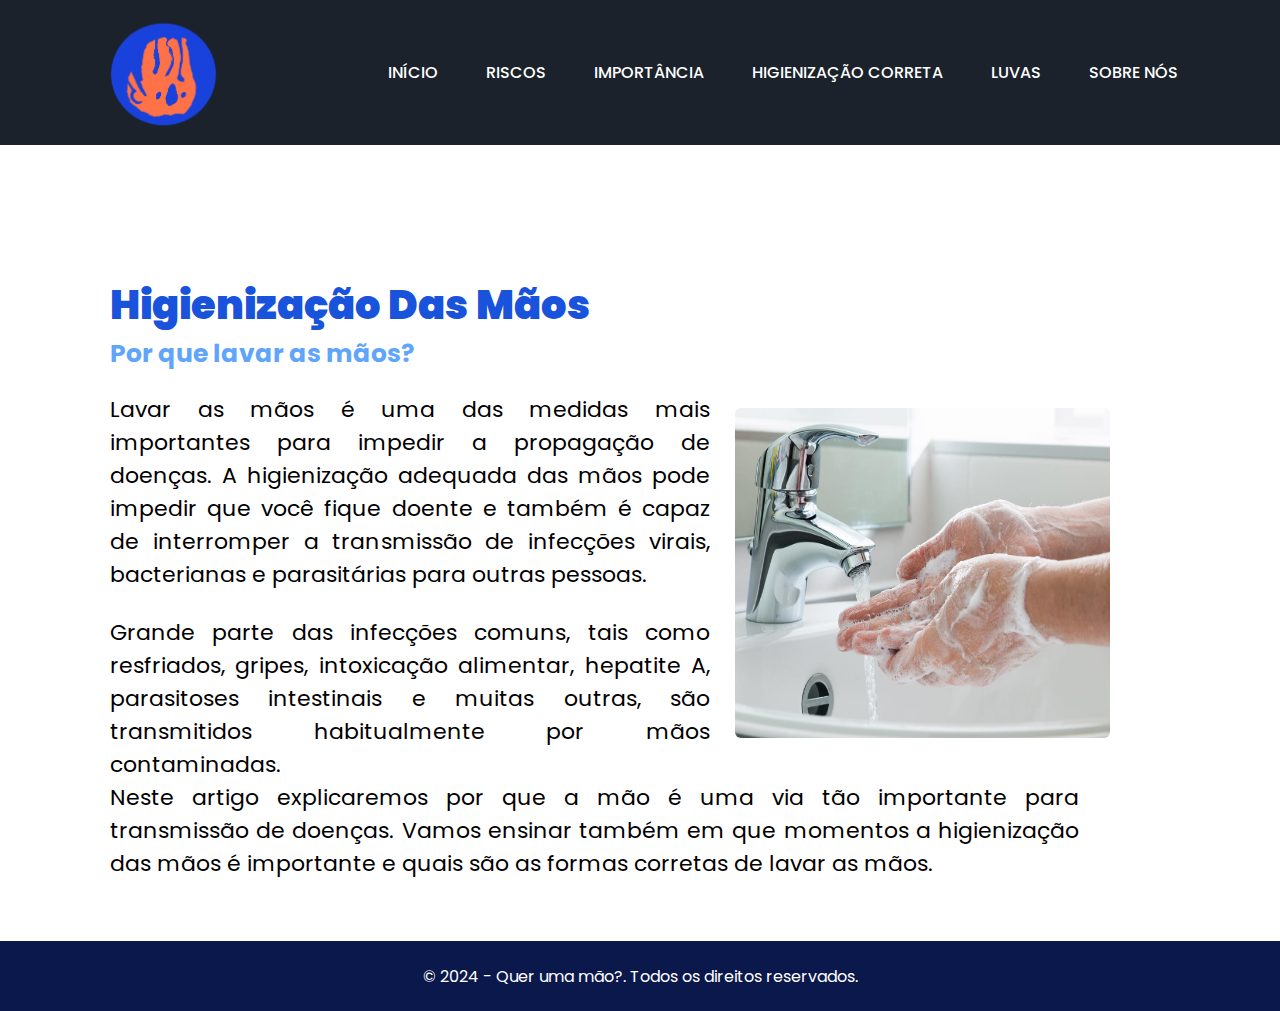
<file: index.html>
<!DOCTYPE html>
<html lang="pt-BR">
  <head>
    <meta charset="UTF-8" />
    <meta name="viewport" content="width=device-width, initial-scale=1.0" />
    <link rel="stylesheet" href="./assets/styles/styles.css" />
    <link rel="stylesheet" href="./assets/styles/header.css" />
    <link rel="stylesheet" href="./assets/styles/home.css" />
    <linkrel="shortcuticon href="./assets/images/favicon.png" type="image/x-icon"/>
    <link rel="stylesheet" href="https://cdn.jsdelivr.net/npm/bootstrap-icons@1.10.5/font/bootstrap-icons.css">
    <title>Quer Uma Mão?</title>
  </head>
  <body>
    <header id="header">
      <img src="./assets/images/logo.png" alt="Logo Header" class="nav-logo" />
      <nav id="navbar">
        <ul id="nav_list">
          <li class="nav-item active"><a href="index.html">Início</a></li>
          <li class="nav-item"><a href="./assets/html/riscos.html">Riscos</a></li>
          <li class="nav-item"><a href="./assets/html/importancia.html">Importância</a></li>
          <li class="nav-item"><a href="./assets/html/higienizacao.html">Higienização Correta</a></li>
          <li class="nav-item"><a href="./assets/html/luvas.html">Luvas</a></li>
          <li class="nav-item"><a href="./assets/html/sobre.html">Sobre Nós</a></li>
        </ul>
        <button id="mobile_btn">
          <i class="bi bi-list"></i>
        </button>
      </nav>
      <div id="mobile_menu">
        <ul id="mobile_nav_list">
          <li class="nav-item active"><a href="index.html">Início</a></li>
          <li class="nav-item"><a href="./assets/html/riscos.html">Riscos</a></li>
          <li class="nav-item"><a href="./assets/html/importancia.html">Importância</a></li>
          <li class="nav-item"><a href="./assets/html/higienizacao.html">Higienização Correta</a></li>
          <li class="nav-item"><a href="./assets/html/luvas.html">Luvas</a></li>
          <li class="nav-item"><a href="./assets/html/sobre.html">Sobre Nós</a></li>
        </ul>
      </div>
    </header>
    <main id="content">
      <section id="inicio">
        <div class="cont1">
          <div class="text1">
            <h1><strong>Higienização Das Mãos</strong></h1>
            
            <h2>Por que lavar as mãos?</h2>
            <p>
              Lavar as mãos é uma das medidas mais importantes para impedir a
              propagação de doenças. A higienização adequada das mãos pode
              impedir que você fique doente e também é capaz de interromper a
              transmissão de infecções virais, bacterianas e parasitárias para
              outras pessoas.
            </p>
            <br />
            <p>
              Grande parte das infecções comuns, tais como resfriados, gripes,
              intoxicação alimentar, hepatite A, parasitoses intestinais e
              muitas outras, são transmitidos habitualmente por mãos
              contaminadas.
            </p>
          </div>
          <img src="./assets/images/lavar-maos.jpg" alt="Imagem Lavando As Mãos" class="img1"/>
        </div>
        <div class="cont2">
          <p>
            Neste artigo explicaremos por que a mão é uma via tão importante
            para transmissão de doenças. Vamos ensinar também em que momentos a
            higienização das mãos é importante e quais são as formas corretas de
            lavar as mãos.
          </p>
          <br />
        </div>
      </section>
    </main>
    <script src="./assets/script/script.js"></script>
  </body>
  <footer class="footer">
    <p>&copy; 2024 - Quer uma mão?.  Todos os direitos reservados.</p>
    </footer>
</html>
</file>
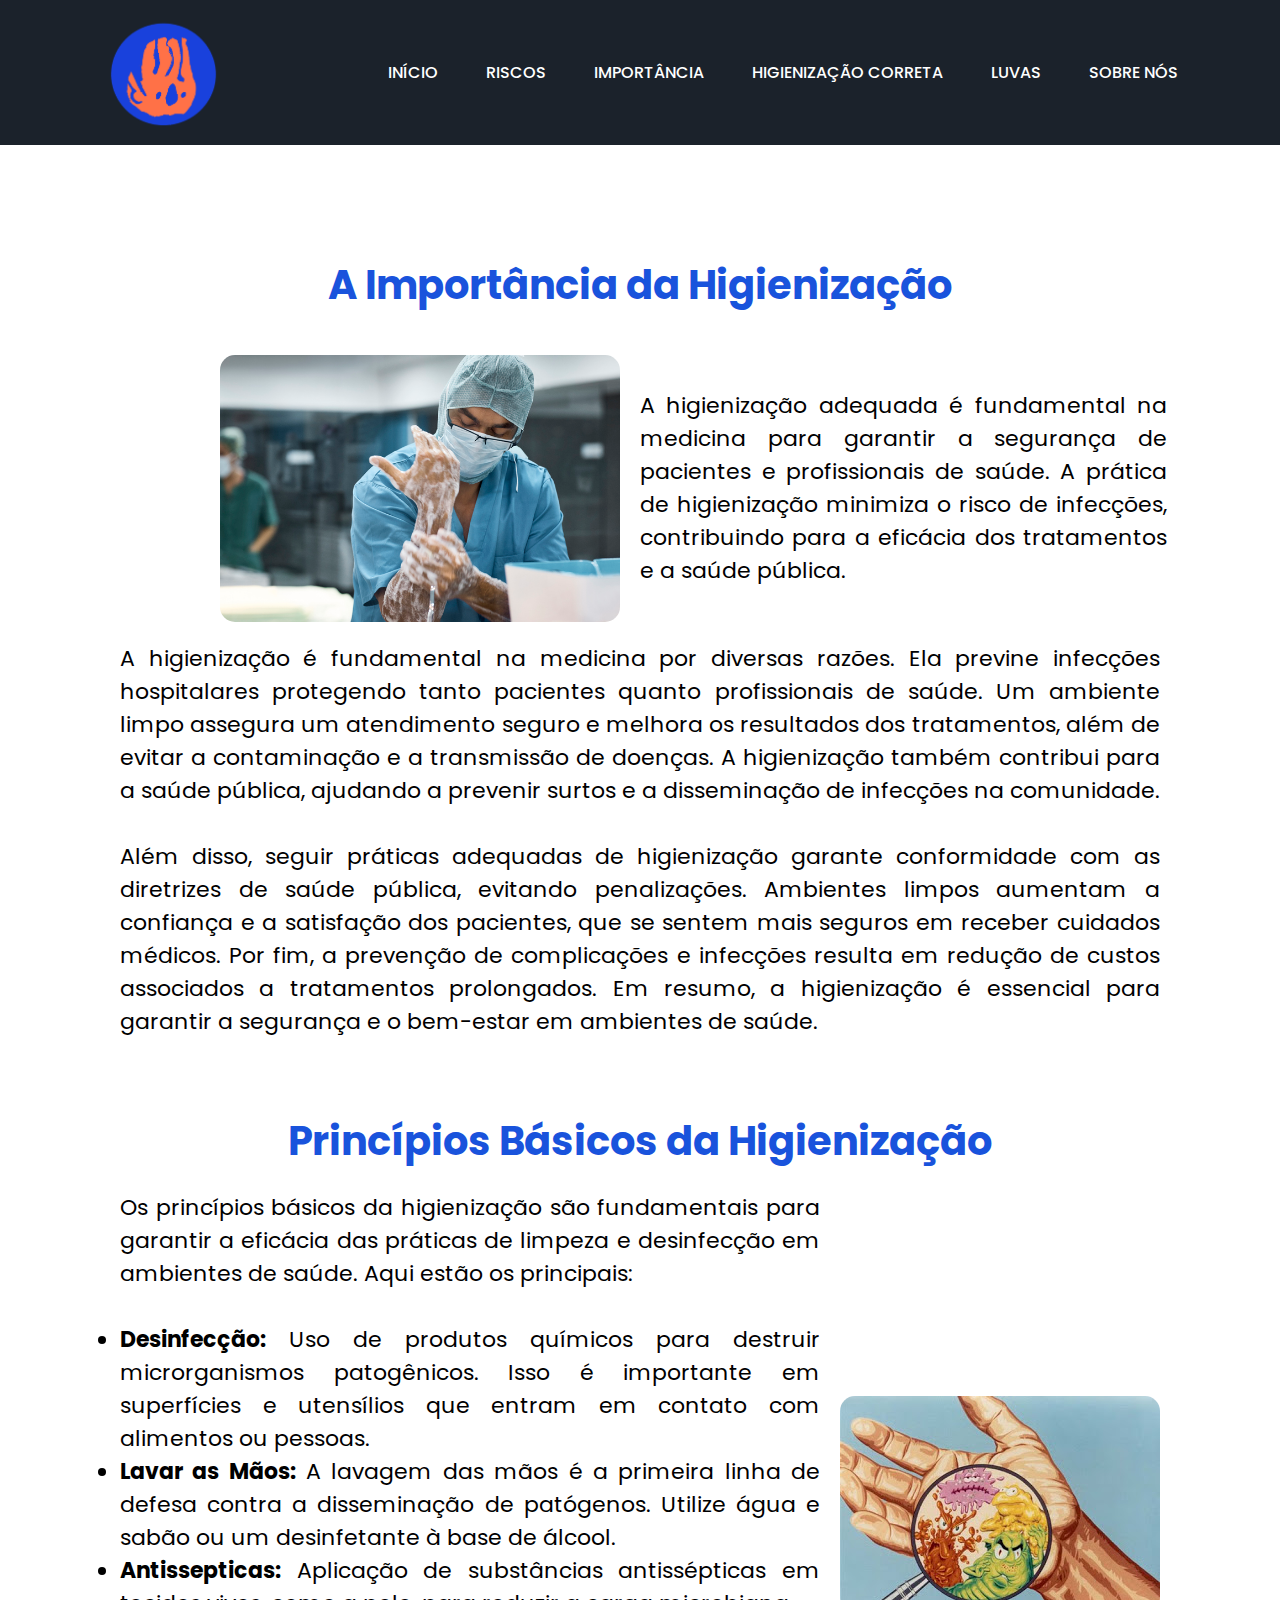
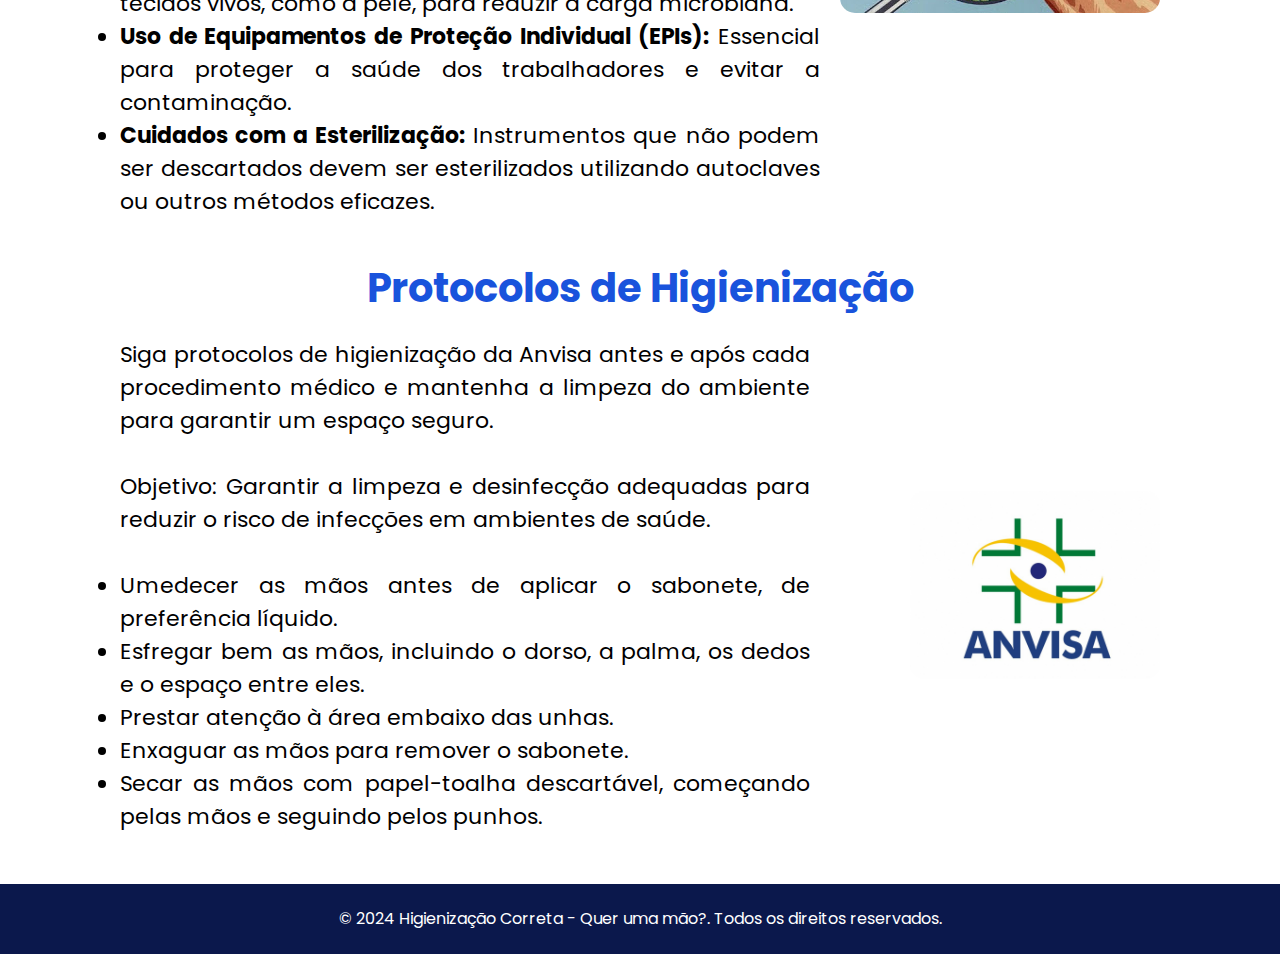
<file: assets/html/higienizacao.html>
<!DOCTYPE html>
<html lang="pt-BR">
<head>
    <meta charset="UTF-8" />
    <meta name="viewport" content="width=device-width, initial-scale=1.0" />
    <link rel="stylesheet" href="../styles/styles.css" />
    <link rel="stylesheet" href="../styles/header.css" />
    <link rel="stylesheet" href="../styles/higienizacao.css">
    <linkrel="shortcuticon href="../images/favicon.png" type="image/x-icon"/>
    <link rel="stylesheet" href="https://cdn.jsdelivr.net/npm/bootstrap-icons@1.10.5/font/bootstrap-icons.css">
    <title>Quer Uma Mão?</title>
  </head>
  <body>
    <header id="header">
      <img src="../images/logo.png" alt="Logo Header" class="nav-logo" />
      <nav id="navbar">
        <ul id="nav_list">
          <li class="nav-item active"><a href="./index.html">Início</a></li>
          <li class="nav-item"><a href="../html/riscos.html">Riscos</a></li>
          <li class="nav-item"><a href="../html/importancia.html">Importância</a></li>
          <li class="nav-item"><a href="../html/higienizacao.html">Higienização Correta</a></li>
          <li class="nav-item"><a href="../html/luvas.html">Luvas</a></li>
          <li class="nav-item"><a href="../html/sobre.html">Sobre Nós</a></li>
        </ul>
        <button id="mobile_btn">
          <i class="bi bi-list"></i>
        </button>
      </nav>
      <div id="mobile_menu">
        <ul id="mobile_nav_list">
          <li class="nav-item active"><a href="/index.html">Início</a></li>
          <li class="nav-item"><a href="../html/riscos.html">Riscos</a></li>
          <li class="nav-item"><a href="../html/importancia.html">Importância</a></li>
          <li class="nav-item"><a href="../html/higienizacao.html">Higienização Correta</a></li>
          <li class="nav-item"><a href="../html/luvas.html">Luvas</a></li>
          <li class="nav-item"><a href="../html/sobre.html">Sobre Nós</a></li>
        </ul>
      </div>
    </header>

            <h2 class="titles">A Importância da Higienização</h2>
            <section id="Parte-1">
            <div id="ppr">  
                <img id="au" src="../images/lavando a mão.jpg">
                <p>A higienização adequada é fundamental na medicina para garantir a segurança de pacientes e profissionais de saúde. A prática de higienização minimiza o risco de infecções, contribuindo para a eficácia dos tratamentos e a saúde pública.</p>
                <br>     
            </div>
            <p>A higienização é fundamental na medicina por diversas razões. Ela previne infecções hospitalares protegendo tanto pacientes quanto profissionais de saúde. Um ambiente limpo assegura um atendimento seguro e melhora os resultados dos tratamentos, além de evitar a contaminação e a transmissão de doenças. A higienização também contribui para a saúde pública, ajudando a prevenir surtos e a disseminação de infecções na comunidade.</p>
            <br>
            <p>Além disso, seguir práticas adequadas de higienização garante conformidade com as diretrizes de saúde pública, evitando penalizações. Ambientes limpos aumentam a confiança e a satisfação dos pacientes, que se sentem mais seguros em receber cuidados médicos. Por fim, a prevenção de complicações e infecções resulta em redução de custos associados a tratamentos prolongados. Em resumo, a higienização é essencial para garantir a segurança e o bem-estar em ambientes de saúde.</p>
            <br>
    </section>

    <h2 class="title">Princípios Básicos da Higienização</h2>
    <section id="Parte-2">
        <div class="Texto">
            <p>Os princípios básicos da higienização são fundamentais para garantir a eficácia das práticas de limpeza e desinfecção em ambientes de saúde. Aqui estão os principais:</p>    <br>
            <li><strong>Desinfecção:</strong> Uso de produtos químicos para destruir microrganismos patogênicos. Isso é importante em superfícies e utensílios que entram em contato com alimentos ou pessoas.
            </li>
            <li><strong>Lavar as Mãos:</strong> A lavagem das mãos é a primeira linha de defesa contra a disseminação de patógenos. Utilize água e sabão ou um desinfetante à base de álcool.</li>
            <li><strong>Antissepticas:</strong> Aplicação de substâncias antissépticas em tecidos vivos, como a pele, para reduzir a carga microbiana.</li>
            <li><strong>Uso de Equipamentos de Proteção Individual (EPIs):</strong> Essencial para proteger a saúde dos trabalhadores e evitar a contaminação.</li>
            <li><strong>Cuidados com a Esterilização:</strong> Instrumentos que não podem ser descartados devem ser esterilizados utilizando autoclaves ou outros métodos eficazes.</li>
            </ul>
        </div>
        <img width="400px" src="../images/sujo.jpg">
    </section>

    <h2 class="title">Protocolos de Higienização</h2>
    <section id="Parte-3">
        <div class="Texto">
            <p>Siga protocolos de higienização da Anvisa antes e após cada procedimento médico e mantenha a limpeza do ambiente para garantir um espaço seguro.</p>
            <br>
            <p>Objetivo: Garantir a limpeza e desinfecção adequadas para reduzir o risco de infecções em ambientes de saúde.
            </p>
            <br>
            <li>Umedecer as mãos antes de aplicar o sabonete, de preferência líquido. </li>
            <li>Esfregar bem as mãos, incluindo o dorso, a palma, os dedos e o espaço entre eles. </li>
            <li>Prestar atenção à área embaixo das unhas. </li>
            <li>Enxaguar as mãos para remover o sabonete.</li>
            <li>Secar as mãos com papel-toalha descartável, começando pelas mãos e seguindo pelos punhos.</li>
        </div>
        <img src="../images/anvisa.jpg" alt="Logo Anvisa">
    </section>
    <script src="../script/script.js"></script>
  </body>
  <footer class="footer">
      <p>&copy; 2024 Higienização Correta - Quer uma mão?.  Todos os direitos reservados.</p>
  </footer>  
</html>
</file>
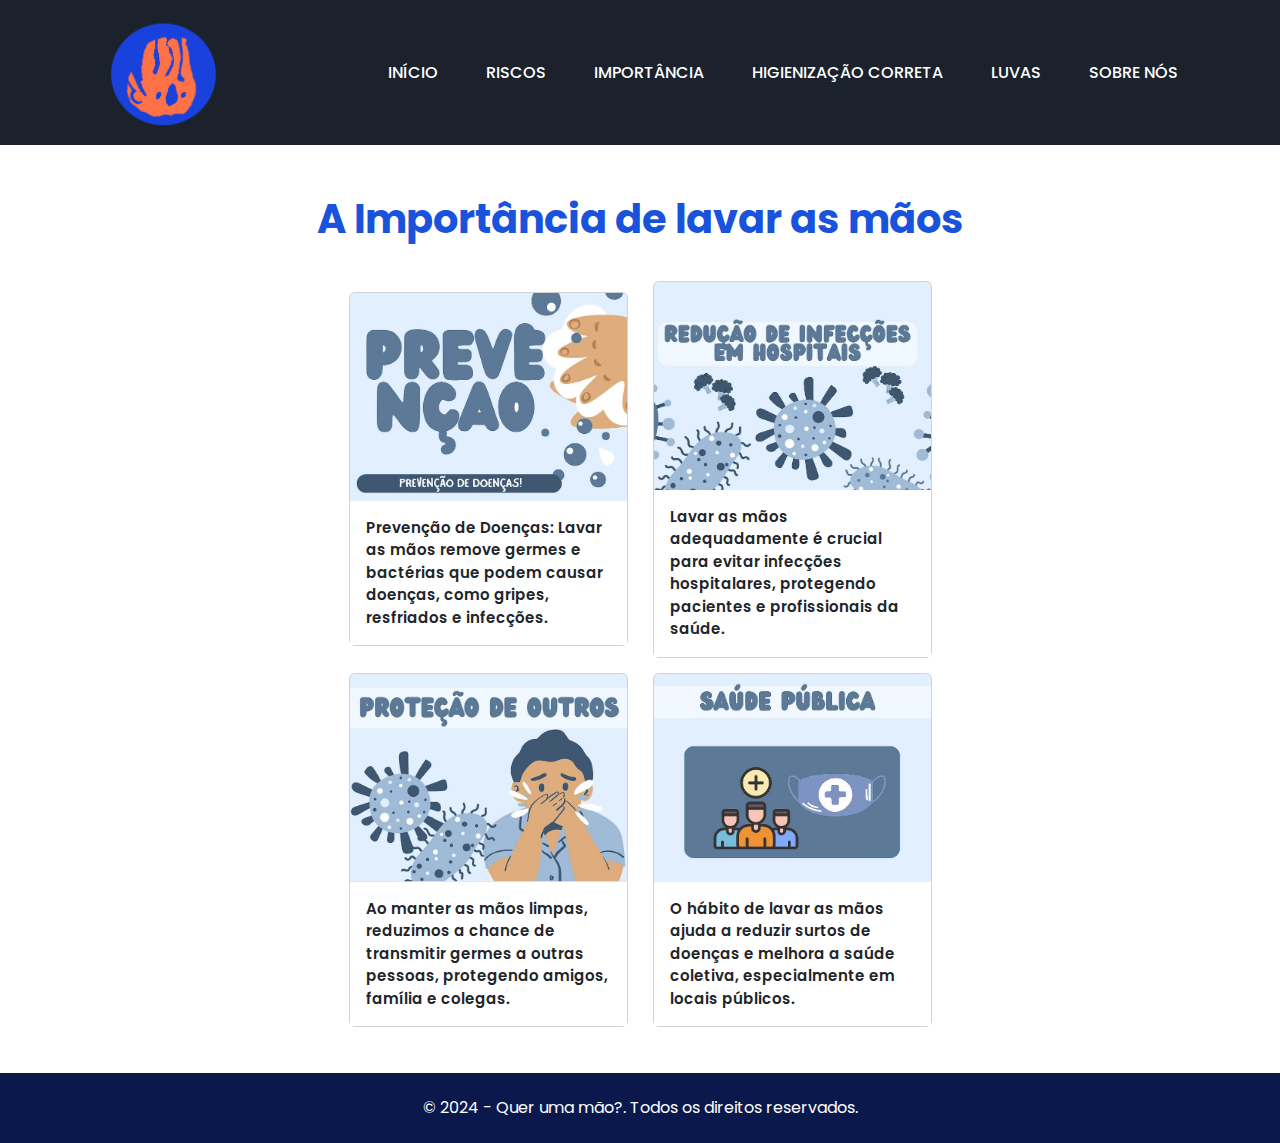
<file: assets/html/importancia.html>
<!DOCTYPE html>
<html lang="pt-BR">
<head>
    <meta charset="UTF-8" />
    <meta name="viewport" content="width=device-width, initial-scale=1.0" />
    <link rel="stylesheet" href="../styles/styles.css" />
    <link rel="stylesheet" href="../styles/header.css" />
    <link rel="stylesheet" href="../styles/importancia.css">
    <link href="https://cdn.jsdelivr.net/npm/bootstrap@5.3.3/dist/css/bootstrap.min.css" rel="stylesheet" integrity="sha384-QWTKZyjpPEjISv5WaRU9OFeRpok6YctnYmDr5pNlyT2bRjXh0JMhjY6hW+ALEwIH" crossorigin="anonymous">
    <link rel="stylesheet" href="https://cdn.jsdelivr.net/npm/bootstrap-icons@1.10.5/font/bootstrap-icons.css">
    <title>Quer Uma Mão?</title>
  </head>
  <body>
    <header id="header">
      <img src="../images/logo.png" alt="Logo Header" class="nav-logo" />
      <nav id="navbar">
        <ul id="nav_list">
          <li class="nav-item active"><a href="/index.html">Início</a></li>
          <li class="nav-item"><a href="../html/riscos.html">Riscos</a></li>
          <li class="nav-item"><a href="../html/importancia.html">Importância</a></li>
          <li class="nav-item"><a href="../html/higienizacao.html">Higienização Correta</a></li>
          <li class="nav-item"><a href="../html/luvas.html">Luvas</a></li>
          <li class="nav-item"><a href="../html/sobre.html">Sobre Nós</a></li>
        </ul>
        <button id="mobile_btn">
          <i class="bi bi-list"></i>
        </button>
      </nav>
      <div id="mobile_menu">
        <ul id="mobile_nav_list">
          <li class="nav-item active"><a href="./index.html">Início</a></li>
          <li class="nav-item"><a href="../html/riscos.html">Riscos</a></li>
          <li class="nav-item"><a href="../html/importancia.html">Importância</a></li>
          <li class="nav-item"><a href="../html/higienizacao.html">Higienização Correta</a></li>
          <li class="nav-item"><a href="../html/luvas.html">Luvas</a></li>
          <li class="nav-item"><a href="../html/sobre.html">Sobre Nós</a></li>
        </ul>
      </div>
    </header>
  <body>

    <main id="content">
      <section class="title">
        <h1><strong>A Importância de lavar as mãos</strong></h1>
      </section>
      <section id="cards">
        <div class="container">
          <div class="row">
            <div id="cards1">
            <div class="col-md-3">
              <div class="card">
                <img src="../images/LAVE AS 2.jpg" class="card-img-top" alt="...">
                <div class="card-body">
                  <p class="card-text">Prevenção de Doenças: Lavar as mãos remove germes e bactérias que podem causar doenças, como gripes, resfriados e infecções.</p>
                </div>
              </div>
            </div>
            <div class="col-md-3">
              <div class="card" >
                <img src="../images/ALIMENTAR 2.jpg" class="card-img-top" alt="...">
                <div class="card-body">
                  <p class="card-text">Lavar as mãos adequadamente é crucial para evitar infecções hospitalares, protegendo pacientes e profissionais da saúde.</p>
                </div>
              </div>
            </div>
            </div>
            <div id="cards2">
            <div class="col-md-3">
              <div class="card">
                <img src="../images/PROTE .jpg" class="card-img-top" alt="...">
                <div class="card-body">
                  <p class="card-text">Ao manter as mãos limpas, reduzimos a chance de transmitir germes a outras pessoas, protegendo amigos, família e colegas.</p>
                </div>
              </div>
            </div>
            <div class="col-md-3">
              <div class="card" >
                <img src="../images/PUB.jpg" class="card-img-top" alt="...">
                <div class="card-body">
                  <p class="card-text">O hábito de lavar as mãos ajuda a reduzir surtos de doenças e melhora a saúde coletiva, especialmente em locais públicos. &nbsp;</p>
                </div>
              </div>
            </div>
          </div>
        </div>
      </div>
      </section>
  </main>
    <script src="https://cdn.jsdelivr.net/npm/bootstrap@5.3.3/dist/js/bootstrap.bundle.min.js" integrity="sha384-YvpcrYf0tY3lHB60NNkmXc5s9fDVZLESaAA55NDzOxhy9GkcIdslK1eN7N6jIeHz" crossorigin="anonymous"></script>
    <script src="../script/script.js"></script>
  </body>
  <footer class="footer">
    <p>&copy; 2024 - Quer uma mão?.  Todos os direitos reservados.</p>
</footer>
</html>
</file>
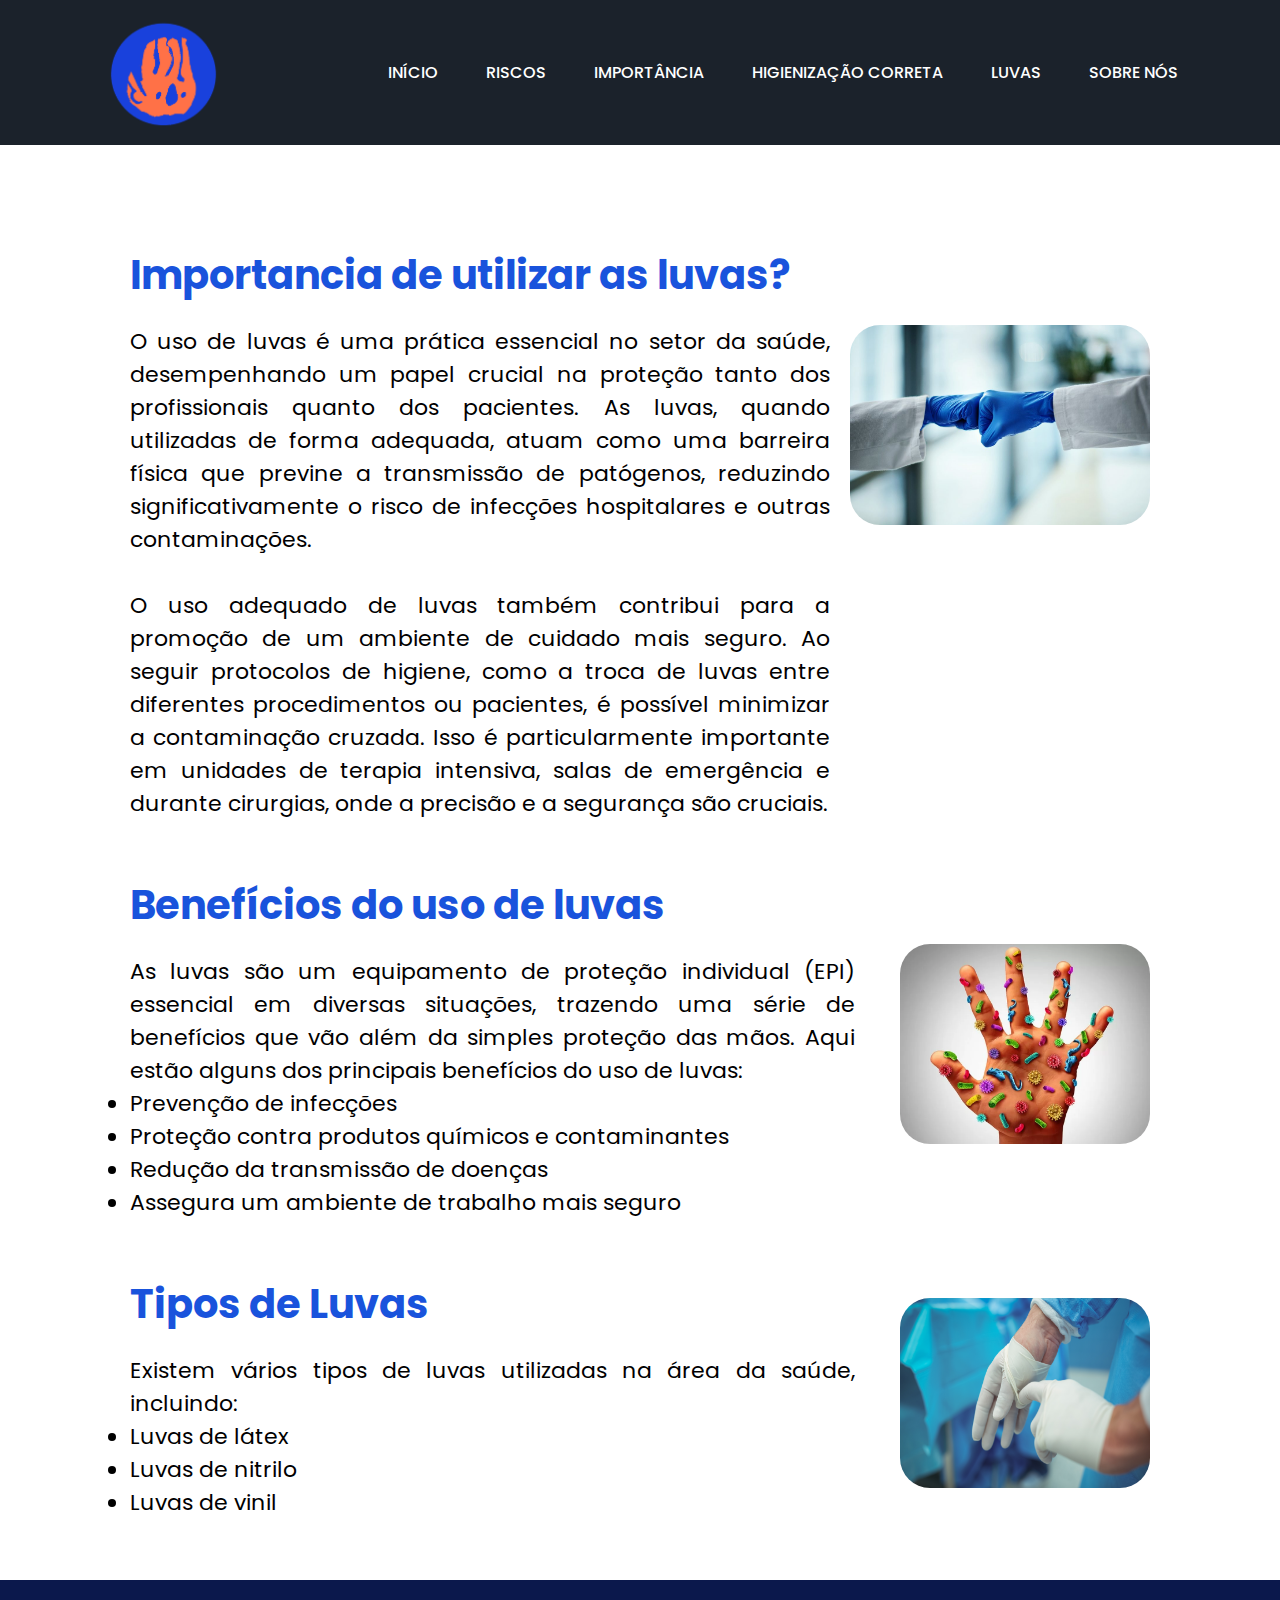
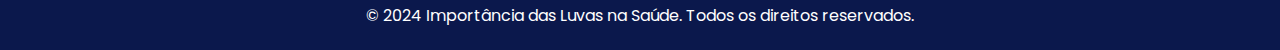
<file: assets/html/luvas.html>
<!DOCTYPE html>
<html lang="pt-BR">
<head>
    <meta charset="UTF-8" />
    <meta name="viewport" content="width=device-width, initial-scale=1.0" />
    <link rel="stylesheet" href="../styles/styles.css" />
    <link rel="stylesheet" href="../styles/header.css" />
    <link rel="stylesheet" href="../styles/luvas.css">
    <linkrel="shortcuticon href="../images/favicon.png" type="image/x-icon"/>
    <link rel="stylesheet" href="https://cdn.jsdelivr.net/npm/bootstrap-icons@1.10.5/font/bootstrap-icons.css">
    <title>Quer Uma Mão?</title>
  </head>
  <body>
    <header id="header">
      <img src="../images/logo.png" alt="Logo Header" class="nav-logo" />
      <nav id="navbar">
        <ul id="nav_list">
          <li class="nav-item active"><a href="./index.html">Início</a></li>
          <li class="nav-item"><a href="../html/riscos.html">Riscos</a></li>
          <li class="nav-item"><a href="../html/importancia.html">Importância</a></li>
          <li class="nav-item"><a href="../html/higienizacao.html">Higienização Correta</a></li>
          <li class="nav-item"><a href="../html/luvas.html">Luvas</a></li>
          <li class="nav-item"><a href="../html/sobre.html">Sobre Nós</a></li>
        </ul>
        <button id="mobile_btn">
          <i class="bi bi-list"></i>
        </button>
      </nav>
      <div id="mobile_menu">
        <ul id="mobile_nav_list">
          <li class="nav-item active"><a href="/index.html">Início</a></li>
          <li class="nav-item"><a href="../html/riscos.html">Riscos</a></li>
          <li class="nav-item"><a href="../html/importancia.html">Importância</a></li>
          <li class="nav-item"><a href="../html/higienizacao.html">Higienização Correta</a></li>
          <li class="nav-item"><a href="../html/luvas.html">Luvas</a></li>
          <li class="nav-item"><a href="../html/sobre.html">Sobre Nós</a></li>
        </ul>
      </div>
    </header>

    <main>
        <section id="Parte-1">
            <div class="Texto">
            <h2 class="title"><strong>Importancia de utilizar as luvas?</strong></h2>
       
            <p>O uso de luvas é uma prática essencial no setor da saúde, desempenhando um papel crucial na proteção tanto dos profissionais quanto dos pacientes. As luvas, quando utilizadas de forma adequada, atuam como uma barreira física que previne a transmissão de patógenos, reduzindo significativamente o risco de infecções hospitalares e outras contaminações. </p> 
            <br>
            <p>O uso adequado de luvas também contribui para a promoção de um ambiente de cuidado mais seguro. Ao seguir protocolos de higiene, como a troca de luvas entre diferentes procedimentos ou pacientes, é possível minimizar a contaminação cruzada. Isso é particularmente importante em unidades de terapia intensiva, salas de emergência e durante cirurgias, onde a precisão e a segurança são cruciais.
            </p>
        </div>
        <div id="imagen">
          <img src="../images/luva azul.jpeg">
      </div>
            
        </section>
        <section id="Parte-2">
            <div class="Texto">
            <h2 class="title"><strong>Benefícios do uso de luvas</strong></h2>
                <p>As luvas são um equipamento de proteção individual (EPI) essencial em diversas situações, trazendo uma série de benefícios que vão além da simples proteção das mãos. Aqui estão alguns dos principais benefícios do uso de luvas:</p>
                <li>Prevenção de infecções</li>
                <li>Proteção contra produtos químicos e contaminantes</li>
                <li>Redução da transmissão de doenças</li>
                <li>Assegura um ambiente de trabalho mais seguro</li>
            </ul>
        </div>
        <div id="imagens">
            <img width="250px" height="200px" src="../images/lu.webp">
        </div>
        </section>
        <section id="Parte-3">
            <div class="Texto">
            <h2 class="title"><strong>Tipos de Luvas</strong></h2>
            <p>Existem vários tipos de luvas utilizadas na área da saúde, incluindo:</p>
                <li>Luvas de látex</li>
                <li>Luvas de nitrilo</li>
                <li>Luvas de vinil</li>
            </ul>
        </div>
        <div class="imagens">
          <img width="250px" height="190px" src="../images/luvas-cirurgicas.png">
        </div>
        </section>
        </main>
        <script src="../script/script.js"></script>
      </body>
      <footer class="footer">
          <p>&copy; 2024 Importância das Luvas na Saúde. Todos os direitos reservados.</p>
      </div>
      </footer>
</html>
</file>
<file: assets/styles/styles.css>
@import url("https://fonts.googleapis.com/css2?family=JetBrains+Mono:ital,wght@0,100..800;1,100..800&family=Poppins:ital,wght@0,100;0,200;0,300;0,400;0,500;0,600;0,700;0,800;0,900;1,100;1,200;1,300;1,400;1,500;1,600;1,700;1,800;1,900&display=swap");


* {
  margin: 0;
  padding: 0;
  box-sizing: border-box;
}

body {
  background-color: white;
}

html {
  scroll-behavior: smooth;
  overflow:unset;
  
}

.footer {
    display: flex;
    font-size: 16px;
    padding: 10px 0;
    background: #0b184c;
    margin-top: 31px;
    color: white;
    height: 70px;
    justify-content: center;
    align-items: center;
    font-family: "Poppins";
}

@media (max-width: 460px) {
  .footer {
    padding: 10px;
    text-align: center;
    font-size: 14px;
  }
}
</file>
<file: assets/styles/header.css>
@import url('https://fonts.googleapis.com/css2?family=Poppins:wght@100;200;300;400;500;600;700;800;900&display=swap');

*,
*::before,
*::after {
  padding: 0;
  margin: 0;
  box-sizing: border-box;
  text-decoration: none;
  font-family: "Poppins";
}

header {
  width: 100%;
  padding: 10px 8%;
  background-color: #1b222b;
  display: flex;
  justify-content: space-around;
  align-items: center;
}

#navbar {
  width: 100%;
  display: flex;
  align-items: center;
  justify-content: flex-end;
}

.nav-logo {
  width: 125px;
  height: 125px;
}

#nav_list {
  display: flex;
  list-style: none;
  gap: 48px;
}

.nav-item a {
  position: relative;
  color: white;
  font-weight: 500;
  font-size: 16px;
  text-transform: uppercase;
  transition: color 0.3s ease;
}

.nav-item a:hover {
  color: #1941dc;
}

.nav-item a::after {
  content: "";
  position: absolute;
  background-color: #ff7147;
  height: 3px;
  width: 0;
  left: 0;
  bottom: -10px;
  transition: width 0.3s ease;
}

.nav-item a:hover::after {
  width: 100%;
}

#mobile_btn {
  display: none;
  border: none;
  background-color: transparent;
  font-size: 1.5rem;
  cursor: pointer;
  color: white;
}

#mobile_menu {
  display: none;
}

@media screen and (max-width: 885px) {
  #nav_list {
    display: none;
  }

  #mobile_btn {
    display: block;
  }

  #mobile_menu.active {
    display: flex;
    flex-direction: column;
    align-items: center;
  }

  header.active {
    flex-direction: column;
  }

  #mobile_nav_list {
    display: flex;
    flex-direction: column;
    gap: 10px;
    list-style: none;
    text-align: center;
  }
}
</file>
<file: assets/styles/home.css>
*,
*::before,
*::after {
  padding: 0;
  margin: 0;
  box-sizing: border-box;
  text-decoration: none;
  box-sizing: border-box;
  font-family:"Poppins";
}

#inicio {
  padding: 30px;
  display: flex;
  flex-direction: column;
  max-width: 100%;
  justify-content: center;
  align-items: center;
}

#inicio h1 {
  font-size: 40px;
  color: #1953dc;
  font-family: "Poppins";
  margin-top: 100PX;
  font-weight: 600px;
}

#inicio h2 {
  color: #60a5fa;
  margin-bottom: 20px;
  font-size: 25px;
  font-family: "Poppins";
  
}

.cont1, .cont2 {
  display: flex;
  text-align: justify;
  align-items: center;
  max-width: 100%;
  margin-left: 80px;
  gap: 25px;
}
.cont1 p{
  font-size: 22px;
  font-family: "Poppins";
  font-weight: 400;
}
.cont2 p{
  font-size: 22px;
  font-family: "Poppins";
  font-weight: 400;
  width: 85%;
}
.text1 {
  display: flex;
  flex-direction: column;
}

.img1 {
  width: 375px;
  height: 330px;
  border-radius: 6px;
  margin-top: 190px;
  margin-right: 140px;
}

@media (max-width: 1116px) {
  #inicio {
    display: flex;
    justify-content: center;
    align-items: center;
  }
  #inicio h1 {
    font-size: 40px;
  }

  #inicio h2 {
    font-size: 25px;
  }

  .cont1, .cont2 {
    display: flex;
    text-align: justify;
    align-items: center;
    max-width: 100%;
  }

  .cont1 p {
    font-size: 20px;
    margin: 0px 20px 0px 0px;
    width: 74%;
  }

  .cont2 p {
    font-size: 20px;
    margin: 0px 0px 20px 0px;
    width: 88%;
  }

  .img1 {
    width: 100%;
    max-width: 355px;
    margin-left: 70px;
  }
}
@media (max-width: 995px) {
  #inicio h1 {
    font-size: 35px;
  }
  #inicio {
    display: flex;
    flex-direction: column;
  }
  .cont1, .cont2 {
    display: flex;
    flex-direction: column;
    text-align: justify;
    align-items: center;
    justify-content: center;
    max-width: 100%;
    margin: 0;
  }
  .text1 {
    justify-content: center;
    align-items: center;
  }
  .cont2 {
    width: 614px;
    margin: 0;
    padding: 0;
   }
  .img1 {
    margin: 0 0 15px 0;
    padding: 0;
  }
}

@media (max-width: 995px) {
  #inicio h1 {
    font-size: 30px;
  }
  .nav-logo {
    width: 100px;
    height: auto;
  }
}
@media (max-width: 885px) {
.nav-logo {
  width: 80px;
  height: auto;
  margin-bottom: 10px;
}
}


@media (max-width: 768px) {
  #inicio h1 {
    font-size: 27px;
  }

  #inicio h2 {
    font-size: 24px;
  }

  .cont1 p {
    font-size: 18px;
    margin: 0 10px 0 0;
  }

  .cont2 p {
    font-size: 18px;
    width: 260px;
  }

  .img1 {
    width: 280px;
    height: auto;
    margin-bottom: 25px;
  }
}
</file>
<file: assets/styles/higienizacao.css>
#Parte-2, #Parte-3 {
    background-color: white;
    border-radius: 10px;
    margin: 0 100px 20px 100px;
    padding: 20px;
    display: flex;
    align-items: center;
    gap: 20px;
    width: auto;
    font-family: "Poppins";
    text-align: justify;
    font-size: 22px;
}
#ppr{
    display: flex;
    margin: 20px 100px;
    gap: 20px;
    align-items: center;
    width: 93%;
}


.titles {
    padding-top: 50px;
    font-size: 40px;
    color: #1953dc;
    text-align: center;
    margin-top: 60px;
}

#Parte-1 {
    margin: 0 100px 20px 100px;
    padding: 20px;
    width: auto;
    font-family: "Poppins";
    text-align: justify;
    font-size: 22px;
}

.title {
    font-size: 40px;
    color: #1953dc;
    text-align: center;
}

ul {
    list-style-type: disc;
    margin-left: 20px;
}


#au{ 
    width: 400px;
    justify-content: center;
    align-items: center;
    align-content: center;
}


#Parte-3 {
    align-items: center;
    gap: 100px;
}

img {
    border-radius: 15px;
}

#Parte-3 img {
    width: 250px;
}

@media (max-width: 1116px) {
    #Parte-1 {
        display: flex;
        flex-direction: column;
        justify-content: center;
        align-items: center;
    }

    #ppr {
        flex-direction: column;
    }
  
    .title {
      font-size: 40px;
      text-align: center;
      text-wrap: nowrap;
    }
  }
  @media (max-width: 995px) {
    #inicio {
      display: flex;
      flex-direction: column;
    }
    .nav-logo {
        width: 100px;
        height: auto;
      }
  }
  @media (max-width: 885px) {
    .nav-logo {
      width: 80px;
      height: auto;
      margin-bottom: 10px;
    }
}
  @media (max-width: 768px) {
    #Parte-1, #Parte-2, #Parte-3{
        display: flex;
        flex-direction: column;
        align-items: center;
        justify-content: center;
    }

    .title {
        font-size: 28px;
        text-align: center;
        text-wrap: nowrap;
      }
  }
  @media (max-width: 768px) {
    #Parte-1 p, #Parte-2 p, #Parte-3 p, #Parte-2 li, #Parte-3 li{
        font-size: 18px;
        width: 340px;
        font-weight: 500;
  }
  #Parte-1 img, #Parte-2 img, #Parte-3 img {
        width: 290px;
  }

  .title, .titles {
    font-size: 28px;
    width: 400px;
    text-wrap: wrap;
    text-align: center;
  }
}
</file>
<file: assets/styles/importancia.css>
#nav_list {
    height: 8px;
  }
.nav-item a {
    text-decoration: none;
}

.card-body {
    background-color: white;
    border: none;
    justify-content: center;
    align-items: center;
    text-align: center;
    
}
.card-body:hover {
    background-color:#3498db;
    border: none;
    color: #d9e7f0;  
}
.card {
    transition: transform 0.3s ease, box-shadow 0.3s ease;
    box-shadow: inset 0 4px 8px rgba(0, 0, 0, 0.1);
    width: 100%;
    border: none;
  }
  
  .card:hover {
    transform: scale(1.05);
    box-shadow: inset 0 4px 8px rgba(0, 0, 0, 0.1);
  }

#cards {
    padding-top: 30px; 
}

.container {
    display: flex;
}

#cards1, #cards2 {
    display: flex;
    justify-content: center;
    align-items: center;
    gap: 25px;
    width: 100%;
    margin-bottom: 15px;
}
.title {
    margin-top: 50PX;
    text-align: center;
    font-size: 40px;
    color: #1953dc;
    font-weight: 600px;
    font-family: "Poppins";
}

.card-text {
    font-size: 15px;
    font-family: "Poppins";
    font-weight: 600;
    text-align: left;
}

.footer p{
    height: 8px;
}

@media (max-width: 975px) {
    #cards {
        display: flex;
        flex-direction: column;
        justify-content: center;
        align-items: center;
        text-align: center;
    }
    .nav-logo {
        width: 100px;
        height: auto;
      }
  }
  @media (max-width: 885px) {
    .nav-logo {
      width: 80px;
      height: auto;
      margin-bottom: 10px;
    }
}
  
@media (max-width: 765px){

    #cards1, #cards2 {
        display: flex;
        flex-direction: column;
        justify-content: center;
        align-items: center;
    }
    .card {
        width: 260px;
        padding: 10px;
    }
}
</file>
<file: assets/styles/luvas.css>
section {
    background-color: white;
    border-radius: 10px;
  
    margin: 0px 100px 0px 100px;
    padding: 0px 30px 30px 30px;

    gap: 20px;
}
#Parte-2,#Parte-3{
    display: flex;
    align-items: center;
    margin-top: 25px;
    gap: 45px;
}
#Parte-1 {
    padding-top: 100px;
    display: flex;
    width: auto;
    height: auto;
    font-size: 22px;
    text-align: left;
}

#imagen img{
width: 300px;
height: auto;
margin-top: 80px;
}
img{
    border-radius: 30px
}

.title {
    font-size: 40px;
    color: #1953dc;
    font-weight: 500;
    margin-bottom: 20px;
}

ul {
    list-style-type: disc;
    margin-left: 20px;
}

.Texto {
    width: auto;
    height: auto;
    font-size: 22px;
    text-align: justify;
    font-family: "Poppins";
}


@media (max-width: 995px) {
    #Parte-1, #Parte-2, #Parte-3{
        display: flex;
        flex-direction: column;
        align-items: center;
        justify-content: center;
    }
    .title {
        font-size: 36px;
        text-align: center;
      }
      .nav-logo {
        width: 100px;
        height: auto;
      }
  } 
  @media (max-width: 885px) {
    .nav-logo {
      width: 80px;
      height: auto;
      margin-bottom: 10px;
    }
}
  @media (max-width: 768px) {
    .title {
        font-size: 30px;
        text-align: center;
    }

    .Texto{
        font-size: 18px;
        width: 300px;
        font-weight: 500;
    }
}
</file>
